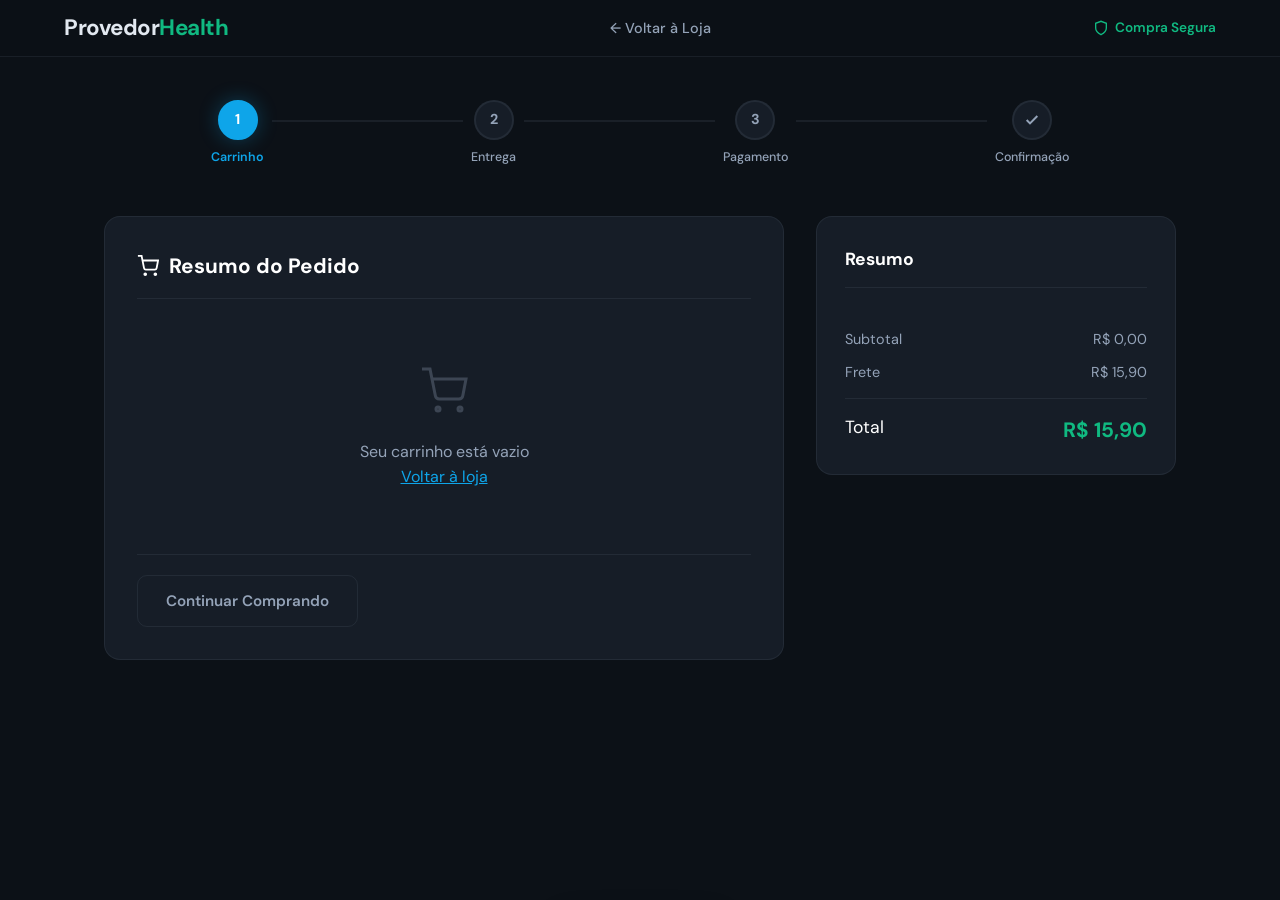
<file: Projeto2Front/checkout.html>
<!DOCTYPE html>
<html lang="pt-br">
<head>
    <meta charset="UTF-8">
    <meta name="viewport" content="width=device-width, initial-scale=1.0">
    <title>ProvedorHealth — Checkout</title>
    <link rel="preconnect" href="https://fonts.googleapis.com">
    <link href="https://fonts.googleapis.com/css2?family=DM+Sans:ital,opsz,wght@0,9..40,300;0,9..40,500;0,9..40,700&family=Playfair+Display:wght@600;700&display=swap" rel="stylesheet">
    <link rel="stylesheet" href="./src/css/estilo.css">
    <link rel="stylesheet" href="./src/css/checkout.css">
</head>
<body>

    <!-- HEADER -->
    <header id="header" class="scrolled">
        <a href="index.html" class="logo">Provedor<span>Health</span></a>
        <nav id="mainNav">
            <ul>
                <li><a href="index.html">← Voltar à Loja</a></li>
            </ul>
        </nav>
        <div class="header-actions">
            <div class="checkout-secure">
                <svg width="16" height="16" viewBox="0 0 24 24" fill="none" stroke="currentColor" stroke-width="2"><path d="M12 22s8-4 8-10V5l-8-3-8 3v7c0 6 8 10 8 10z"/></svg>
                Compra Segura
            </div>
        </div>
    </header>

    <main class="checkout-page">
        <!-- PROGRESS BAR -->
        <div class="checkout-progress">
            <div class="progress-step active" data-step="1">
                <div class="step-circle">1</div>
                <span>Carrinho</span>
            </div>
            <div class="progress-line"></div>
            <div class="progress-step" data-step="2">
                <div class="step-circle">2</div>
                <span>Entrega</span>
            </div>
            <div class="progress-line"></div>
            <div class="progress-step" data-step="3">
                <div class="step-circle">3</div>
                <span>Pagamento</span>
            </div>
            <div class="progress-line"></div>
            <div class="progress-step" data-step="4">
                <div class="step-circle">
                    <svg width="16" height="16" viewBox="0 0 24 24" fill="none" stroke="currentColor" stroke-width="3"><polyline points="20 6 9 17 4 12"/></svg>
                </div>
                <span>Confirmação</span>
            </div>
        </div>

        <div class="checkout-grid">
            <!-- COLUNA ESQUERDA - FORMULÁRIOS -->
            <div class="checkout-forms">

                <!-- ETAPA 1: RESUMO DO CARRINHO -->
                <section class="checkout-section" id="step1" data-step="1">
                    <h2>
                        <svg width="22" height="22" viewBox="0 0 24 24" fill="none" stroke="currentColor" stroke-width="2"><circle cx="9" cy="21" r="1"/><circle cx="20" cy="21" r="1"/><path d="M1 1h4l2.68 13.39a2 2 0 002 1.61h9.72a2 2 0 002-1.61L23 6H6"/></svg>
                        Resumo do Pedido
                    </h2>
                    <div class="cart-review" id="cartReview">
                        <!-- Preenchido via JS -->
                    </div>
                    <div class="step-actions">
                        <a href="index.html" class="btn-secondary">Continuar Comprando</a>
                        <button class="btn-next" id="toStep2">Próximo: Entrega</button>
                    </div>
                </section>

                <!-- ETAPA 2: ENDEREÇO DE ENTREGA -->
                <section class="checkout-section hidden" id="step2" data-step="2">
                    <h2>
                        <svg width="22" height="22" viewBox="0 0 24 24" fill="none" stroke="currentColor" stroke-width="2"><path d="M21 10c0 7-9 13-9 13s-9-6-9-13a9 9 0 0118 0z"/><circle cx="12" cy="10" r="3"/></svg>
                        Endereço de Entrega
                    </h2>
                    <form id="enderecoForm" class="checkout-form">
                        <div class="form-row">
                            <div class="form-group flex-2">
                                <label for="end-cep">CEP</label>
                                <div class="input-wrapper">
                                    <input type="text" id="end-cep" placeholder="00000-000" maxlength="9" required>
                                    <button type="button" class="btn-cep" id="buscarCep">Buscar</button>
                                </div>
                            </div>
                        </div>
                        <div class="form-row">
                            <div class="form-group flex-3">
                                <label for="end-rua">Rua</label>
                                <input type="text" id="end-rua" placeholder="Nome da rua" required>
                            </div>
                            <div class="form-group flex-1">
                                <label for="end-numero">Número</label>
                                <input type="text" id="end-numero" placeholder="Nº" required>
                            </div>
                        </div>
                        <div class="form-group">
                            <label for="end-complemento">Complemento <small>(opcional)</small></label>
                            <input type="text" id="end-complemento" placeholder="Apto, bloco, etc.">
                        </div>
                        <div class="form-row">
                            <div class="form-group flex-2">
                                <label for="end-bairro">Bairro</label>
                                <input type="text" id="end-bairro" placeholder="Bairro" required>
                            </div>
                            <div class="form-group flex-2">
                                <label for="end-cidade">Cidade</label>
                                <input type="text" id="end-cidade" placeholder="Cidade" required>
                            </div>
                            <div class="form-group flex-1">
                                <label for="end-uf">UF</label>
                                <select id="end-uf" required>
                                    <option value="">UF</option>
                                    <option>AC</option><option>AL</option><option>AP</option><option>AM</option>
                                    <option>BA</option><option>CE</option><option>DF</option><option>ES</option>
                                    <option>GO</option><option>MA</option><option>MT</option><option>MS</option>
                                    <option>MG</option><option>PA</option><option>PB</option><option>PR</option>
                                    <option>PE</option><option>PI</option><option>RJ</option><option>RN</option>
                                    <option>RS</option><option>RO</option><option>RR</option><option>SC</option>
                                    <option selected>SP</option><option>SE</option><option>TO</option>
                                </select>
                            </div>
                        </div>
                        <div class="shipping-options" id="shippingOptions">
                            <h3>Opções de Frete</h3>
                            <label class="shipping-option">
                                <input type="radio" name="frete" value="15.90" checked>
                                <div class="option-content">
                                    <div class="option-info">
                                        <strong>PAC — Econômico</strong>
                                        <span>8 a 12 dias úteis</span>
                                    </div>
                                    <span class="option-price">R$ 15,90</span>
                                </div>
                            </label>
                            <label class="shipping-option">
                                <input type="radio" name="frete" value="29.90">
                                <div class="option-content">
                                    <div class="option-info">
                                        <strong>SEDEX — Rápido</strong>
                                        <span>3 a 5 dias úteis</span>
                                    </div>
                                    <span class="option-price">R$ 29,90</span>
                                </div>
                            </label>
                            <label class="shipping-option">
                                <input type="radio" name="frete" value="0">
                                <div class="option-content">
                                    <div class="option-info">
                                        <strong>Retirada na Loja</strong>
                                        <span>Disponível em 2 dias</span>
                                    </div>
                                    <span class="option-price free">Grátis</span>
                                </div>
                            </label>
                        </div>
                        <div class="step-actions">
                            <button type="button" class="btn-secondary" id="backToStep1">Voltar</button>
                            <button type="submit" class="btn-next">Próximo: Pagamento</button>
                        </div>
                    </form>
                </section>

                <!-- ETAPA 3: PAGAMENTO -->
                <section class="checkout-section hidden" id="step3" data-step="3">
                    <h2>
                        <svg width="22" height="22" viewBox="0 0 24 24" fill="none" stroke="currentColor" stroke-width="2"><rect x="1" y="4" width="22" height="16" rx="2" ry="2"/><line x1="1" y1="10" x2="23" y2="10"/></svg>
                        Forma de Pagamento
                    </h2>

                    <!-- Abas de pagamento -->
                    <div class="payment-tabs">
                        <button class="pay-tab active" data-method="cartao">
                            <svg width="20" height="20" viewBox="0 0 24 24" fill="none" stroke="currentColor" stroke-width="2"><rect x="1" y="4" width="22" height="16" rx="2" ry="2"/><line x1="1" y1="10" x2="23" y2="10"/></svg>
                            Cartão
                        </button>
                        <button class="pay-tab" data-method="pix">
                            <svg width="20" height="20" viewBox="0 0 24 24" fill="none" stroke="currentColor" stroke-width="2"><polygon points="13 2 3 14 12 14 11 22 21 10 12 10 13 2"/></svg>
                            PIX
                        </button>
                        <button class="pay-tab" data-method="boleto">
                            <svg width="20" height="20" viewBox="0 0 24 24" fill="none" stroke="currentColor" stroke-width="2"><rect x="3" y="3" width="18" height="18" rx="2" ry="2"/><line x1="8" y1="7" x2="8" y2="17"/><line x1="12" y1="7" x2="12" y2="17"/><line x1="16" y1="7" x2="16" y2="17"/></svg>
                            Boleto
                        </button>
                    </div>

                    <!-- Formulário Cartão -->
                    <form class="payment-form" id="cartaoForm">
                        <div class="form-group">
                            <label for="card-nome">Nome no Cartão</label>
                            <input type="text" id="card-nome" placeholder="Como impresso no cartão" required>
                        </div>
                        <div class="form-group">
                            <label for="card-numero">Número do Cartão</label>
                            <div class="input-wrapper card-input">
                                <input type="text" id="card-numero" placeholder="0000 0000 0000 0000" maxlength="19" required>
                                <div class="card-brand" id="cardBrand"></div>
                            </div>
                        </div>
                        <div class="form-row">
                            <div class="form-group flex-2">
                                <label for="card-validade">Validade</label>
                                <input type="text" id="card-validade" placeholder="MM/AA" maxlength="5" required>
                            </div>
                            <div class="form-group flex-2">
                                <label for="card-cvv">CVV</label>
                                <input type="text" id="card-cvv" placeholder="123" maxlength="4" required>
                            </div>
                            <div class="form-group flex-2">
                                <label for="card-parcelas">Parcelas</label>
                                <select id="card-parcelas">
                                    <!-- Preenchido via JS -->
                                </select>
                            </div>
                        </div>
                        <div class="step-actions">
                            <button type="button" class="btn-secondary" id="backToStep2">Voltar</button>
                            <button type="submit" class="btn-finish">
                                <svg width="18" height="18" viewBox="0 0 24 24" fill="none" stroke="currentColor" stroke-width="2"><path d="M12 22s8-4 8-10V5l-8-3-8 3v7c0 6 8 10 8 10z"/></svg>
                                Finalizar Pedido
                            </button>
                        </div>
                    </form>

                    <!-- Info PIX -->
                    <div class="payment-form hidden" id="pixForm">
                        <div class="pix-info">
                            <div class="pix-icon">
                                <svg width="48" height="48" viewBox="0 0 24 24" fill="none" stroke="currentColor" stroke-width="1.5"><polygon points="13 2 3 14 12 14 11 22 21 10 12 10 13 2"/></svg>
                            </div>
                            <h3>Pagamento via PIX</h3>
                            <p>Ao finalizar, você receberá um QR Code e um código copia-e-cola para realizar o pagamento. O pedido será confirmado automaticamente.</p>
                            <div class="pix-discount">
                                <strong>5% de desconto</strong> no pagamento via PIX!
                            </div>
                        </div>
                        <div class="step-actions">
                            <button type="button" class="btn-secondary" id="backToStep2Pix">Voltar</button>
                            <button class="btn-finish" id="finalizarPix">
                                <svg width="18" height="18" viewBox="0 0 24 24" fill="none" stroke="currentColor" stroke-width="2"><path d="M12 22s8-4 8-10V5l-8-3-8 3v7c0 6 8 10 8 10z"/></svg>
                                Gerar PIX
                            </button>
                        </div>
                    </div>

                    <!-- Info Boleto -->
                    <div class="payment-form hidden" id="boletoForm">
                        <div class="pix-info">
                            <div class="pix-icon">
                                <svg width="48" height="48" viewBox="0 0 24 24" fill="none" stroke="currentColor" stroke-width="1.5"><rect x="3" y="3" width="18" height="18" rx="2" ry="2"/><line x1="8" y1="7" x2="8" y2="17"/><line x1="12" y1="7" x2="12" y2="17"/><line x1="16" y1="7" x2="16" y2="17"/></svg>
                            </div>
                            <h3>Pagamento via Boleto</h3>
                            <p>O boleto será gerado com vencimento em 3 dias úteis. O pedido será processado após a confirmação do pagamento pelo banco.</p>
                            <div class="boleto-warning">
                                Prazo de compensação: 1 a 3 dias úteis.
                            </div>
                        </div>
                        <div class="step-actions">
                            <button type="button" class="btn-secondary" id="backToStep2Boleto">Voltar</button>
                            <button class="btn-finish" id="finalizarBoleto">
                                <svg width="18" height="18" viewBox="0 0 24 24" fill="none" stroke="currentColor" stroke-width="2"><path d="M12 22s8-4 8-10V5l-8-3-8 3v7c0 6 8 10 8 10z"/></svg>
                                Gerar Boleto
                            </button>
                        </div>
                    </div>
                </section>

                <!-- ETAPA 4: CONFIRMAÇÃO -->
                <section class="checkout-section hidden" id="step4" data-step="4">
                    <div class="confirmation">
                        <div class="confirm-animation">
                            <svg class="confirm-check" viewBox="0 0 52 52">
                                <circle class="confirm-circle" cx="26" cy="26" r="25" fill="none"/>
                                <path class="confirm-path" fill="none" d="M14.1 27.2l7.1 7.2 16.7-16.8"/>
                            </svg>
                        </div>
                        <h2>Pedido Confirmado!</h2>
                        <p class="confirm-order-id" id="orderId">Pedido #PH-000000</p>
                        <p class="confirm-desc">Seu pedido foi registrado com sucesso. Você receberá um e-mail com os detalhes e o rastreamento.</p>
                        
                        <div class="order-summary-final" id="orderSummaryFinal">
                            <!-- Preenchido via JS -->
                        </div>

                        <div class="confirm-actions">
                            <a href="index.html" class="btn-next">Voltar à Loja</a>
                        </div>
                    </div>
                </section>
            </div>

            <!-- COLUNA DIREITA - RESUMO LATERAL -->
            <aside class="checkout-summary" id="checkoutSummary">
                <h3>Resumo</h3>
                <div class="summary-items" id="summaryItems">
                    <!-- Preenchido via JS -->
                </div>
                <div class="summary-line">
                    <span>Subtotal</span>
                    <span id="summarySubtotal">R$ 0,00</span>
                </div>
                <div class="summary-line">
                    <span>Frete</span>
                    <span id="summaryFrete">R$ 15,90</span>
                </div>
                <div class="summary-line discount hidden" id="summaryDiscountLine">
                    <span>Desconto PIX (5%)</span>
                    <span id="summaryDiscount">-R$ 0,00</span>
                </div>
                <div class="summary-divider"></div>
                <div class="summary-line total">
                    <span>Total</span>
                    <strong id="summaryTotal">R$ 0,00</strong>
                </div>
            </aside>
        </div>
    </main>

    <!-- OVERLAY DE PROCESSAMENTO -->
    <div class="processing-overlay hidden" id="processingOverlay">
        <div class="processing-content">
            <div class="processing-spinner"></div>
            <h3 id="processingTitle">Processando pagamento...</h3>
            <p id="processingMsg">Aguarde enquanto confirmamos seu pedido</p>
        </div>
    </div>

    <!-- TOAST -->
    <div class="toast" id="toast">
        <svg width="20" height="20" viewBox="0 0 24 24" fill="none" stroke="currentColor" stroke-width="2"><path d="M22 11.08V12a10 10 0 11-5.93-9.14"/><polyline points="22 4 12 14.01 9 11.01"/></svg>
        <span id="toastMsg">Mensagem</span>
    </div>

    <script src="./src/js/checkout.js"></script>
</body>
</html>
</file>
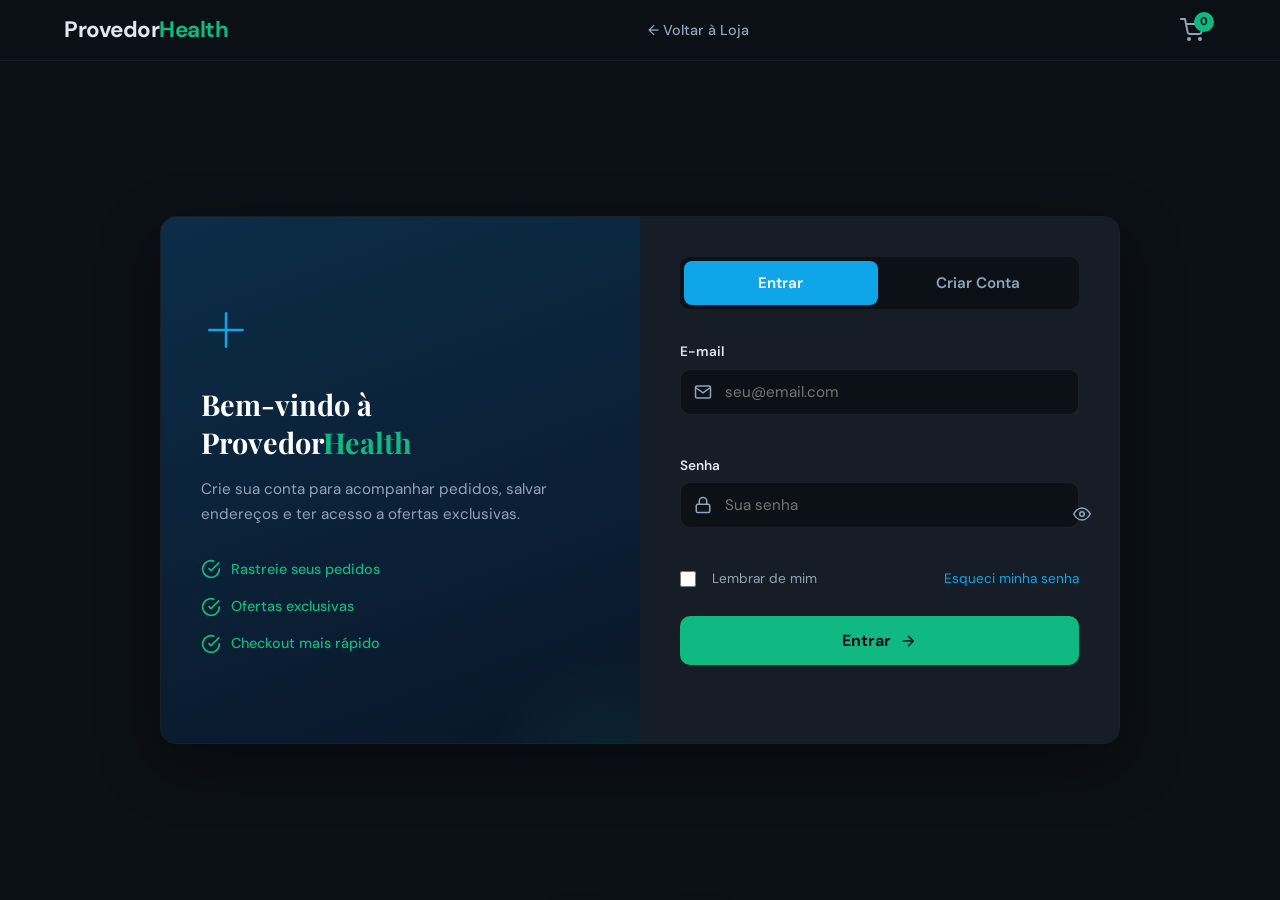
<file: Projeto2Front/login.html>
<!DOCTYPE html>
<html lang="pt-br">
<head>
    <meta charset="UTF-8">
    <meta name="viewport" content="width=device-width, initial-scale=1.0">
    <title>ProvedorHealth — Entrar</title>
    <link rel="preconnect" href="https://fonts.googleapis.com">
    <link href="https://fonts.googleapis.com/css2?family=DM+Sans:ital,opsz,wght@0,9..40,300;0,9..40,500;0,9..40,700&family=Playfair+Display:wght@600;700&display=swap" rel="stylesheet">
    <link rel="stylesheet" href="./src/css/estilo.css">
    <link rel="stylesheet" href="./src/css/auth.css">
</head>
<body>

    <!-- HEADER SIMPLES -->
    <header id="header" class="scrolled">
        <a href="index.html" class="logo">Provedor<span>Health</span></a>
        <nav id="mainNav">
            <ul>
                <li><a href="index.html">← Voltar à Loja</a></li>
            </ul>
        </nav>
        <div class="header-actions">
            <div class="carrinho" id="carrinhoBtn" onclick="window.location.href='index.html'">
                <svg width="24" height="24" viewBox="0 0 24 24" fill="none" stroke="currentColor" stroke-width="2" stroke-linecap="round" stroke-linejoin="round">
                    <circle cx="9" cy="21" r="1"/><circle cx="20" cy="21" r="1"/>
                    <path d="M1 1h4l2.68 13.39a2 2 0 0 0 2 1.61h9.72a2 2 0 0 0 2-1.61L23 6H6"/>
                </svg>
                <span id="carrinho-contador">0</span>
            </div>
        </div>
    </header>

    <!-- CONTEÚDO PRINCIPAL -->
    <main class="auth-page">
        <div class="auth-container">
            <!-- Lado esquerdo - Decorativo -->
            <div class="auth-banner">
                <div class="auth-banner-content">
                    <svg class="auth-banner-icon" viewBox="0 0 120 120" fill="none">
                        <path d="M60 20 L60 100 M20 60 L100 60" stroke="currentColor" stroke-width="6" stroke-linecap="round"/>
                    </svg>
                    <h2>Bem-vindo à<br>Provedor<span>Health</span></h2>
                    <p>Crie sua conta para acompanhar pedidos, salvar endereços e ter acesso a ofertas exclusivas.</p>
                    <div class="auth-banner-features">
                        <div class="feature-item">
                            <svg width="20" height="20" viewBox="0 0 24 24" fill="none" stroke="currentColor" stroke-width="2"><path d="M22 11.08V12a10 10 0 11-5.93-9.14"/><polyline points="22 4 12 14.01 9 11.01"/></svg>
                            Rastreie seus pedidos
                        </div>
                        <div class="feature-item">
                            <svg width="20" height="20" viewBox="0 0 24 24" fill="none" stroke="currentColor" stroke-width="2"><path d="M22 11.08V12a10 10 0 11-5.93-9.14"/><polyline points="22 4 12 14.01 9 11.01"/></svg>
                            Ofertas exclusivas
                        </div>
                        <div class="feature-item">
                            <svg width="20" height="20" viewBox="0 0 24 24" fill="none" stroke="currentColor" stroke-width="2"><path d="M22 11.08V12a10 10 0 11-5.93-9.14"/><polyline points="22 4 12 14.01 9 11.01"/></svg>
                            Checkout mais rápido
                        </div>
                    </div>
                </div>
            </div>

            <!-- Lado direito - Formulário -->
            <div class="auth-form-side">
                <!-- Abas Login / Cadastro -->
                <div class="auth-tabs">
                    <button class="auth-tab active" data-tab="login">Entrar</button>
                    <button class="auth-tab" data-tab="cadastro">Criar Conta</button>
                </div>

                <!-- FORMULÁRIO DE LOGIN -->
                <form class="auth-form" id="loginForm">
                    <div class="form-group">
                        <label for="login-email">E-mail</label>
                        <div class="input-wrapper">
                            <svg width="18" height="18" viewBox="0 0 24 24" fill="none" stroke="currentColor" stroke-width="2"><path d="M4 4h16c1.1 0 2 .9 2 2v12c0 1.1-.9 2-2 2H4c-1.1 0-2-.9-2-2V6c0-1.1.9-2 2-2z"/><polyline points="22,6 12,13 2,6"/></svg>
                            <input type="email" id="login-email" placeholder="seu@email.com" required>
                        </div>
                        <span class="field-error" id="login-email-error"></span>
                    </div>

                    <div class="form-group">
                        <label for="login-senha">Senha</label>
                        <div class="input-wrapper">
                            <svg width="18" height="18" viewBox="0 0 24 24" fill="none" stroke="currentColor" stroke-width="2"><rect x="3" y="11" width="18" height="11" rx="2" ry="2"/><path d="M7 11V7a5 5 0 0110 0v4"/></svg>
                            <input type="password" id="login-senha" placeholder="Sua senha" required>
                            <button type="button" class="toggle-pass" data-target="login-senha">
                                <svg width="18" height="18" viewBox="0 0 24 24" fill="none" stroke="currentColor" stroke-width="2"><path d="M1 12s4-8 11-8 11 8 11 8-4 8-11 8-11-8-11-8z"/><circle cx="12" cy="12" r="3"/></svg>
                            </button>
                        </div>
                        <span class="field-error" id="login-senha-error"></span>
                    </div>

                    <div class="form-options">
                        <label class="checkbox-label">
                            <input type="checkbox" id="lembrar">
                            <span class="checkmark"></span>
                            Lembrar de mim
                        </label>
                        <a href="#" class="forgot-link">Esqueci minha senha</a>
                    </div>

                    <button type="submit" class="btn-auth">
                        <span>Entrar</span>
                        <svg width="18" height="18" viewBox="0 0 24 24" fill="none" stroke="currentColor" stroke-width="2"><line x1="5" y1="12" x2="19" y2="12"/><polyline points="12 5 19 12 12 19"/></svg>
                    </button>

                    <div class="auth-message" id="loginMessage"></div>
                </form>

                <!-- FORMULÁRIO DE CADASTRO -->
                <form class="auth-form hidden" id="cadastroForm">
                    <div class="form-row">
                        <div class="form-group">
                            <label for="cad-nome">Nome</label>
                            <div class="input-wrapper">
                                <svg width="18" height="18" viewBox="0 0 24 24" fill="none" stroke="currentColor" stroke-width="2"><path d="M20 21v-2a4 4 0 00-4-4H8a4 4 0 00-4 4v2"/><circle cx="12" cy="7" r="4"/></svg>
                                <input type="text" id="cad-nome" placeholder="Seu nome" required>
                            </div>
                            <span class="field-error" id="cad-nome-error"></span>
                        </div>
                        <div class="form-group">
                            <label for="cad-sobrenome">Sobrenome</label>
                            <div class="input-wrapper">
                                <svg width="18" height="18" viewBox="0 0 24 24" fill="none" stroke="currentColor" stroke-width="2"><path d="M20 21v-2a4 4 0 00-4-4H8a4 4 0 00-4 4v2"/><circle cx="12" cy="7" r="4"/></svg>
                                <input type="text" id="cad-sobrenome" placeholder="Sobrenome" required>
                            </div>
                            <span class="field-error" id="cad-sobrenome-error"></span>
                        </div>
                    </div>

                    <div class="form-group">
                        <label for="cad-cpf">CPF</label>
                        <div class="input-wrapper">
                            <svg width="18" height="18" viewBox="0 0 24 24" fill="none" stroke="currentColor" stroke-width="2"><rect x="2" y="5" width="20" height="14" rx="2"/><line x1="2" y1="10" x2="22" y2="10"/></svg>
                            <input type="text" id="cad-cpf" placeholder="000.000.000-00" maxlength="14" required>
                        </div>
                        <span class="field-error" id="cad-cpf-error"></span>
                    </div>

                    <div class="form-group">
                        <label for="cad-email">E-mail</label>
                        <div class="input-wrapper">
                            <svg width="18" height="18" viewBox="0 0 24 24" fill="none" stroke="currentColor" stroke-width="2"><path d="M4 4h16c1.1 0 2 .9 2 2v12c0 1.1-.9 2-2 2H4c-1.1 0-2-.9-2-2V6c0-1.1.9-2 2-2z"/><polyline points="22,6 12,13 2,6"/></svg>
                            <input type="email" id="cad-email" placeholder="seu@email.com" required>
                        </div>
                        <span class="field-error" id="cad-email-error"></span>
                    </div>

                    <div class="form-group">
                        <label for="cad-telefone">Telefone</label>
                        <div class="input-wrapper">
                            <svg width="18" height="18" viewBox="0 0 24 24" fill="none" stroke="currentColor" stroke-width="2"><path d="M22 16.92v3a2 2 0 01-2.18 2 19.79 19.79 0 01-8.63-3.07 19.5 19.5 0 01-6-6 19.79 19.79 0 01-3.07-8.67A2 2 0 014.11 2h3a2 2 0 012 1.72 12.84 12.84 0 00.7 2.81 2 2 0 01-.45 2.11L8.09 9.91a16 16 0 006 6l1.27-1.27a2 2 0 012.11-.45 12.84 12.84 0 002.81.7A2 2 0 0122 16.92z"/></svg>
                            <input type="text" id="cad-telefone" placeholder="(11) 99999-0000" maxlength="15" required>
                        </div>
                        <span class="field-error" id="cad-telefone-error"></span>
                    </div>

                    <div class="form-group">
                        <label for="cad-senha">Senha</label>
                        <div class="input-wrapper">
                            <svg width="18" height="18" viewBox="0 0 24 24" fill="none" stroke="currentColor" stroke-width="2"><rect x="3" y="11" width="18" height="11" rx="2" ry="2"/><path d="M7 11V7a5 5 0 0110 0v4"/></svg>
                            <input type="password" id="cad-senha" placeholder="Mínimo 6 caracteres" required>
                            <button type="button" class="toggle-pass" data-target="cad-senha">
                                <svg width="18" height="18" viewBox="0 0 24 24" fill="none" stroke="currentColor" stroke-width="2"><path d="M1 12s4-8 11-8 11 8 11 8-4 8-11 8-11-8-11-8z"/><circle cx="12" cy="12" r="3"/></svg>
                            </button>
                        </div>
                        <!-- Indicador de força da senha -->
                        <div class="password-strength">
                            <div class="strength-bars">
                                <div class="bar"></div><div class="bar"></div><div class="bar"></div><div class="bar"></div>
                            </div>
                            <span class="strength-text" id="strengthText"></span>
                        </div>
                        <span class="field-error" id="cad-senha-error"></span>
                    </div>

                    <div class="form-group">
                        <label for="cad-confirma">Confirmar Senha</label>
                        <div class="input-wrapper">
                            <svg width="18" height="18" viewBox="0 0 24 24" fill="none" stroke="currentColor" stroke-width="2"><rect x="3" y="11" width="18" height="11" rx="2" ry="2"/><path d="M7 11V7a5 5 0 0110 0v4"/></svg>
                            <input type="password" id="cad-confirma" placeholder="Repita a senha" required>
                        </div>
                        <span class="field-error" id="cad-confirma-error"></span>
                    </div>

                    <button type="submit" class="btn-auth">
                        <span>Criar Conta</span>
                        <svg width="18" height="18" viewBox="0 0 24 24" fill="none" stroke="currentColor" stroke-width="2"><line x1="5" y1="12" x2="19" y2="12"/><polyline points="12 5 19 12 12 19"/></svg>
                    </button>

                    <div class="auth-message" id="cadastroMessage"></div>
                </form>
            </div>
        </div>
    </main>

    <!-- TOAST -->
    <div class="toast" id="toast">
        <svg width="20" height="20" viewBox="0 0 24 24" fill="none" stroke="currentColor" stroke-width="2"><path d="M22 11.08V12a10 10 0 11-5.93-9.14"/><polyline points="22 4 12 14.01 9 11.01"/></svg>
        <span id="toastMsg">Mensagem</span>
    </div>

    <script src="./src/js/auth.js"></script>
</body>
</html>
</file>
<file: Projeto2Front/src/css/estilo.css>
/* ========================================
   ProvedorHealth — CSS Principal
   Tema: Medical Clean / Dark Professional
   ======================================== */

/* === VARIÁVEIS === */
:root {
    --color-primary: #0ea5e9;
    --color-primary-dark: #0284c7;
    --color-accent: #10b981;
    --color-accent-glow: rgba(16, 185, 129, 0.25);
    --color-danger: #ef4444;
    --bg-dark: #0c1117;
    --bg-card: #161d27;
    --bg-card-hover: #1c2533;
    --bg-surface: #111821;
    --text-color: #e2e8f0;
    --text-muted: #94a3b8;
    --border-color: rgba(148, 163, 184, 0.1);
    --radius: 16px;
    --radius-sm: 10px;
    --shadow-card: 0 4px 24px rgba(0, 0, 0, 0.3);
    --shadow-glow: 0 0 30px rgba(14, 165, 233, 0.15);
    --font-display: 'Playfair Display', Georgia, serif;
    --font-body: 'DM Sans', -apple-system, sans-serif;
    --transition: 0.3s cubic-bezier(0.4, 0, 0.2, 1);
}

/* === RESET === */
*, *::before, *::after {
    margin: 0;
    padding: 0;
    box-sizing: border-box;
}

html {
    scroll-behavior: smooth;
    scroll-padding-top: 80px;
}

body {
    background: var(--bg-dark);
    color: var(--text-color);
    font-family: var(--font-body);
    line-height: 1.6;
    overflow-x: hidden;
}

/* === HEADER === */
header {
    position: fixed;
    top: 0;
    left: 0;
    right: 0;
    z-index: 100;
    display: flex;
    justify-content: space-between;
    align-items: center;
    padding: 16px 5%;
    background: rgba(12, 17, 23, 0.85);
    backdrop-filter: blur(16px);
    -webkit-backdrop-filter: blur(16px);
    border-bottom: 1px solid var(--border-color);
    transition: var(--transition);
}

header.scrolled {
    padding: 10px 5%;
    background: rgba(12, 17, 23, 0.95);
}

.logo {
    font-family: var(--font-body);
    font-weight: 700;
    font-size: 1.4rem;
    letter-spacing: -0.5px;
    text-decoration: none;
    color: var(--text-color);
}

.logo span {
    color: var(--color-accent);
}

/* Mobile Menu Toggle */
.menu-toggle {
    display: none;
    flex-direction: column;
    gap: 5px;
    background: none;
    border: none;
    cursor: pointer;
    padding: 4px;
    z-index: 110;
}

.menu-toggle span {
    display: block;
    width: 24px;
    height: 2px;
    background: var(--text-color);
    border-radius: 2px;
    transition: var(--transition);
}

.menu-toggle.active span:nth-child(1) { transform: rotate(45deg) translate(5px, 5px); }
.menu-toggle.active span:nth-child(2) { opacity: 0; }
.menu-toggle.active span:nth-child(3) { transform: rotate(-45deg) translate(5px, -5px); }

nav ul {
    display: flex;
    list-style: none;
    gap: 8px;
}

nav ul li a {
    color: var(--text-muted);
    text-decoration: none;
    font-size: 0.9rem;
    font-weight: 500;
    padding: 8px 16px;
    border-radius: 8px;
    transition: var(--transition);
}

nav ul li a:hover,
nav ul li a.active {
    color: var(--text-color);
    background: rgba(255, 255, 255, 0.06);
}

/* === HEADER ACTIONS (User + Cart) === */
.header-actions {
    display: flex;
    align-items: center;
    gap: 8px;
}

/* User Button & Dropdown */
.user-btn {
    position: relative;
    display: flex;
    align-items: center;
    gap: 8px;
    padding: 8px 14px;
    border-radius: 10px;
    cursor: pointer;
    color: var(--text-muted);
    transition: var(--transition);
    user-select: none;
}

.user-btn:hover {
    background: rgba(255, 255, 255, 0.06);
    color: var(--text-color);
}

.user-name {
    font-size: 0.85rem;
    font-weight: 500;
    white-space: nowrap;
}

.user-dropdown {
    position: absolute;
    top: calc(100% + 8px);
    right: 0;
    min-width: 220px;
    background: var(--bg-card);
    border: 1px solid var(--border-color);
    border-radius: var(--radius-sm);
    box-shadow: 0 12px 40px rgba(0, 0, 0, 0.4);
    opacity: 0;
    visibility: hidden;
    transform: translateY(-8px);
    transition: var(--transition);
    z-index: 200;
    overflow: hidden;
}

.user-dropdown.open {
    opacity: 1;
    visibility: visible;
    transform: translateY(0);
}

.user-dropdown-header {
    padding: 14px 16px;
    border-bottom: 1px solid var(--border-color);
}

.user-dropdown-header p {
    font-size: 0.8rem;
    color: var(--text-muted);
}

.user-dropdown-header strong {
    display: block;
    color: #fff;
    font-size: 0.95rem;
    margin-bottom: 2px;
}

.user-dropdown-header small {
    color: var(--text-muted);
    font-size: 0.8rem;
}

.dropdown-link {
    display: flex;
    align-items: center;
    gap: 10px;
    padding: 12px 16px;
    color: var(--text-color);
    text-decoration: none;
    font-size: 0.9rem;
    transition: var(--transition);
}

.dropdown-link:hover {
    background: rgba(255, 255, 255, 0.04);
    color: var(--color-primary);
}

.dropdown-link.logout {
    border-top: 1px solid var(--border-color);
    color: var(--color-danger);
}

.dropdown-link.logout:hover {
    background: rgba(239, 68, 68, 0.08);
}

/* Carrinho */
.carrinho {
    position: relative;
    cursor: pointer;
    display: flex;
    align-items: center;
    gap: 6px;
    padding: 8px 12px;
    border-radius: 10px;
    transition: var(--transition);
    color: var(--text-muted);
}

.carrinho:hover {
    background: rgba(255, 255, 255, 0.06);
    color: var(--text-color);
}

#carrinho-contador {
    background: var(--color-accent);
    color: var(--bg-dark);
    font-size: 0.7rem;
    font-weight: 700;
    min-width: 20px;
    height: 20px;
    display: flex;
    align-items: center;
    justify-content: center;
    border-radius: 50%;
    position: absolute;
    top: 2px;
    right: 2px;
    transition: var(--transition);
}

#carrinho-contador.bump { animation: bump 0.3s ease; }

@keyframes bump {
    0%, 100% { transform: scale(1); }
    50% { transform: scale(1.4); }
}

/* === HERO === */
.hero {
    min-height: 100vh;
    display: flex;
    align-items: center;
    justify-content: space-between;
    padding: 120px 8% 80px;
    gap: 60px;
    position: relative;
    overflow: hidden;
}

.hero::before {
    content: '';
    position: absolute;
    top: -50%;
    right: -20%;
    width: 700px;
    height: 700px;
    background: radial-gradient(circle, rgba(14, 165, 233, 0.08) 0%, transparent 70%);
    border-radius: 50%;
    pointer-events: none;
}

.hero-content {
    max-width: 560px;
    animation: fadeUp 0.8s ease both;
}

.hero-tag {
    display: inline-block;
    color: var(--color-accent);
    font-size: 0.85rem;
    font-weight: 700;
    text-transform: uppercase;
    letter-spacing: 2px;
    margin-bottom: 20px;
    padding: 6px 14px;
    background: rgba(16, 185, 129, 0.1);
    border: 1px solid rgba(16, 185, 129, 0.2);
    border-radius: 6px;
}

.hero h2 {
    font-family: var(--font-display);
    font-size: clamp(2.4rem, 5vw, 3.6rem);
    line-height: 1.15;
    margin-bottom: 24px;
    color: #fff;
}

.hero h2 em { font-style: italic; color: var(--color-primary); }

.hero-desc {
    color: var(--text-muted);
    font-size: 1.1rem;
    line-height: 1.7;
    margin-bottom: 36px;
    max-width: 460px;
}

.btn-hero {
    display: inline-flex;
    align-items: center;
    gap: 8px;
    background: var(--color-accent);
    color: var(--bg-dark);
    font-weight: 700;
    font-size: 0.95rem;
    text-decoration: none;
    padding: 14px 32px;
    border-radius: var(--radius-sm);
    transition: var(--transition);
    box-shadow: 0 4px 20px var(--color-accent-glow);
}

.btn-hero:hover {
    transform: translateY(-2px);
    box-shadow: 0 8px 30px var(--color-accent-glow);
}

.hero-visual {
    position: relative;
    display: flex;
    align-items: center;
    justify-content: center;
    animation: fadeUp 0.8s ease 0.2s both;
}

.hero-pulse {
    width: 180px;
    height: 180px;
    border-radius: 50%;
    border: 2px solid rgba(14, 165, 233, 0.2);
    animation: pulse 3s ease-in-out infinite;
}

.hero-icon { position: absolute; width: 60px; height: 60px; color: var(--color-primary); }

@keyframes pulse {
    0%, 100% { transform: scale(1); opacity: 0.5; }
    50% { transform: scale(1.15); opacity: 1; }
}

@keyframes fadeUp {
    from { opacity: 0; transform: translateY(30px); }
    to { opacity: 1; transform: translateY(0); }
}

/* === SECTION HEADER === */
.section-header { text-align: center; margin-bottom: 48px; }

.section-header h2 {
    font-family: var(--font-display);
    font-size: clamp(1.8rem, 3vw, 2.4rem);
    color: #fff;
    margin-bottom: 12px;
}

.section-header p { color: var(--text-muted); font-size: 1rem; }

/* === PRODUTOS === */
#produtos { padding: 80px 6%; }

.card {
    display: grid;
    grid-template-columns: repeat(auto-fill, minmax(260px, 1fr));
    gap: 24px;
}

.produto-card {
    background: var(--bg-card);
    border-radius: var(--radius);
    overflow: hidden;
    border: 1px solid var(--border-color);
    transition: var(--transition);
    animation: fadeUp 0.6s ease both;
    animation-delay: calc(var(--delay, 0) * 0.1s);
}

.produto-card:hover {
    transform: translateY(-6px);
    border-color: rgba(14, 165, 233, 0.3);
    box-shadow: var(--shadow-glow);
    background: var(--bg-card-hover);
}

.img-wrapper {
    position: relative;
    overflow: hidden;
    aspect-ratio: 4/3;
    background: #1a222e;
}

.img-wrapper img {
    width: 100%;
    height: 100%;
    object-fit: cover;
    transition: transform 0.5s ease;
}

.produto-card:hover .img-wrapper img { transform: scale(1.05); }

.badge {
    position: absolute;
    top: 12px;
    left: 12px;
    background: var(--color-primary);
    color: #fff;
    font-size: 0.7rem;
    font-weight: 700;
    text-transform: uppercase;
    letter-spacing: 0.5px;
    padding: 4px 10px;
    border-radius: 6px;
}

.badge.novo { background: var(--color-accent); color: var(--bg-dark); }

.card-content { padding: 20px; }
.card-content h3 { font-size: 1.1rem; font-weight: 700; color: #fff; margin-bottom: 8px; }
.card-content .desc { color: var(--text-muted); font-size: 0.85rem; line-height: 1.5; margin-bottom: 16px; }

.preco { font-size: 1.5rem; font-weight: 700; color: var(--color-accent); margin-bottom: 16px; }
.preco small { font-size: 0.9rem; }

.btn-comprar {
    display: inline-flex;
    align-items: center;
    gap: 8px;
    background: transparent;
    color: var(--color-primary);
    border: 2px solid var(--color-primary);
    padding: 10px 24px;
    border-radius: var(--radius-sm);
    cursor: pointer;
    font-family: var(--font-body);
    font-size: 0.9rem;
    font-weight: 600;
    transition: var(--transition);
    width: 100%;
    justify-content: center;
}

.btn-comprar:hover { background: var(--color-primary); color: #fff; transform: scale(1.02); }
.btn-comprar:active { transform: scale(0.98); }

/* === BENEFÍCIOS === */
.beneficios {
    display: grid;
    grid-template-columns: repeat(auto-fit, minmax(220px, 1fr));
    gap: 24px;
    padding: 60px 6%;
    background: var(--bg-surface);
    border-top: 1px solid var(--border-color);
    border-bottom: 1px solid var(--border-color);
}

.beneficio { text-align: center; padding: 32px 20px; }

.beneficio-icon {
    display: inline-flex;
    align-items: center;
    justify-content: center;
    width: 56px;
    height: 56px;
    border-radius: 14px;
    background: rgba(14, 165, 233, 0.1);
    color: var(--color-primary);
    margin-bottom: 16px;
}

.beneficio h3 { font-size: 1rem; font-weight: 700; color: #fff; margin-bottom: 6px; }
.beneficio p { color: var(--text-muted); font-size: 0.85rem; }

/* === CONTATO / NEWSLETTER === */
.contato { text-align: center; padding: 80px 6%; }

.contato h2 {
    font-family: var(--font-display);
    font-size: clamp(1.6rem, 3vw, 2.2rem);
    color: #fff;
    margin-bottom: 12px;
}

.contato > p { color: var(--text-muted); margin-bottom: 32px; }

.newsletter-form { display: flex; gap: 12px; max-width: 480px; margin: 0 auto; }

.newsletter-form input {
    flex: 1;
    padding: 14px 20px;
    border-radius: var(--radius-sm);
    border: 1px solid var(--border-color);
    background: var(--bg-card);
    color: var(--text-color);
    font-family: var(--font-body);
    font-size: 0.95rem;
    outline: none;
    transition: var(--transition);
}

.newsletter-form input:focus {
    border-color: var(--color-primary);
    box-shadow: 0 0 0 3px rgba(14, 165, 233, 0.15);
}

.newsletter-form button {
    padding: 14px 28px;
    background: var(--color-accent);
    color: var(--bg-dark);
    font-family: var(--font-body);
    font-weight: 700;
    font-size: 0.9rem;
    border: none;
    border-radius: var(--radius-sm);
    cursor: pointer;
    transition: var(--transition);
    white-space: nowrap;
}

.newsletter-form button:hover {
    transform: translateY(-2px);
    box-shadow: 0 4px 16px var(--color-accent-glow);
}

/* === CARRINHO SIDEBAR === */
.cart-overlay {
    position: fixed; inset: 0; background: rgba(0,0,0,0.6);
    z-index: 200; opacity: 0; visibility: hidden; transition: var(--transition);
}
.cart-overlay.open { opacity: 1; visibility: visible; }

.cart-sidebar {
    position: fixed; top: 0; right: -400px; width: 380px; max-width: 90vw;
    height: 100vh; background: var(--bg-surface); z-index: 210;
    display: flex; flex-direction: column;
    transition: right 0.4s cubic-bezier(0.4, 0, 0.2, 1);
    border-left: 1px solid var(--border-color);
}
.cart-sidebar.open { right: 0; }

.cart-header {
    display: flex; justify-content: space-between; align-items: center;
    padding: 24px; border-bottom: 1px solid var(--border-color);
}
.cart-header h3 { font-size: 1.2rem; color: #fff; }

.cart-close {
    background: none; border: none; color: var(--text-muted);
    font-size: 2rem; cursor: pointer; line-height: 1; transition: var(--transition);
}
.cart-close:hover { color: #fff; }

.cart-items { flex: 1; overflow-y: auto; padding: 20px; }
.cart-empty { text-align: center; color: var(--text-muted); padding: 40px 0; }

.cart-item {
    display: flex; justify-content: space-between; align-items: center;
    padding: 14px 0; border-bottom: 1px solid var(--border-color);
    animation: fadeUp 0.3s ease;
}

.cart-item-info h4 { font-size: 0.95rem; color: #fff; margin-bottom: 4px; }
.cart-item-info p { color: var(--color-accent); font-weight: 600; font-size: 0.9rem; }

.cart-item-actions { display: flex; align-items: center; gap: 10px; }

.cart-item-actions button {
    width: 30px; height: 30px; border-radius: 8px;
    border: 1px solid var(--border-color); background: var(--bg-card);
    color: var(--text-color); cursor: pointer; font-size: 1rem;
    display: flex; align-items: center; justify-content: center;
    transition: var(--transition);
}

.cart-item-actions button:hover { border-color: var(--color-primary); color: var(--color-primary); }
.cart-item-actions span { min-width: 20px; text-align: center; font-weight: 600; }

.cart-footer { padding: 20px 24px; border-top: 1px solid var(--border-color); }

.cart-total {
    display: flex; justify-content: space-between; align-items: center;
    margin-bottom: 16px; font-size: 1.1rem;
}
.cart-total strong { color: var(--color-accent); font-size: 1.3rem; }

.btn-checkout {
    width: 100%; padding: 14px; background: var(--color-accent);
    color: var(--bg-dark); font-family: var(--font-body);
    font-weight: 700; font-size: 1rem; border: none;
    border-radius: var(--radius-sm); cursor: pointer; transition: var(--transition);
}

.btn-checkout:hover {
    box-shadow: 0 4px 20px var(--color-accent-glow);
    transform: translateY(-1px);
}

/* === TOAST === */
.toast {
    position: fixed; bottom: 30px; left: 50%;
    transform: translateX(-50%) translateY(100px);
    display: flex; align-items: center; gap: 10px;
    background: var(--bg-card); color: var(--color-accent);
    padding: 14px 24px; border-radius: var(--radius-sm);
    border: 1px solid rgba(16, 185, 129, 0.3);
    box-shadow: 0 8px 32px rgba(0,0,0,0.4);
    z-index: 300;
    transition: transform 0.4s cubic-bezier(0.4, 0, 0.2, 1);
    font-weight: 600; font-size: 0.9rem;
}
.toast.show { transform: translateX(-50%) translateY(0); }

/* === FOOTER === */
footer {
    background: var(--bg-surface);
    border-top: 1px solid var(--border-color);
    padding: 60px 6% 0;
}

.footer-grid {
    display: grid;
    grid-template-columns: 2fr 1fr 1fr;
    gap: 40px;
    padding-bottom: 40px;
}

.footer-logo { font-family: var(--font-body); font-size: 1.3rem; margin-bottom: 12px; }
.footer-logo span { color: var(--color-accent); }

.footer-col p { color: var(--text-muted); font-size: 0.9rem; line-height: 1.7; }

.footer-col h4 {
    font-size: 0.9rem; text-transform: uppercase; letter-spacing: 1px;
    color: var(--text-color); margin-bottom: 16px;
}

.footer-col ul { list-style: none; }
.footer-col ul li { margin-bottom: 10px; color: var(--text-muted); font-size: 0.9rem; }
.footer-col ul li a { color: var(--text-muted); text-decoration: none; transition: var(--transition); }
.footer-col ul li a:hover { color: var(--color-primary); }

.footer-bottom { border-top: 1px solid var(--border-color); padding: 20px 0; text-align: center; }
.footer-bottom p { color: var(--text-muted); font-size: 0.8rem; }

/* === SCROLL TO TOP === */
.scroll-top {
    position: fixed; bottom: 30px; right: 30px;
    width: 44px; height: 44px; border-radius: 12px;
    background: var(--bg-card); border: 1px solid var(--border-color);
    color: var(--text-color); cursor: pointer;
    display: flex; align-items: center; justify-content: center;
    opacity: 0; visibility: hidden; transform: translateY(10px);
    transition: var(--transition); z-index: 50;
}
.scroll-top.visible { opacity: 1; visibility: visible; transform: translateY(0); }
.scroll-top:hover { background: var(--color-primary); border-color: var(--color-primary); }

/* === UTILITÁRIOS === */
.hidden { display: none !important; }

/* Checkout secure badge no header */
.checkout-secure {
    display: flex; align-items: center; gap: 6px;
    color: var(--color-accent); font-size: 0.85rem; font-weight: 600;
}

/* === RESPONSIVO === */
@media (max-width: 768px) {
    .menu-toggle { display: flex; }
    nav {
        position: fixed; top: 0; left: 0; right: 0; bottom: 0;
        background: rgba(12, 17, 23, 0.98);
        display: flex; align-items: center; justify-content: center;
        opacity: 0; visibility: hidden; transition: var(--transition); z-index: 105;
    }
    nav.open { opacity: 1; visibility: visible; }
    nav ul { flex-direction: column; align-items: center; gap: 16px; }
    nav ul li a { font-size: 1.3rem; padding: 12px 32px; }
    .hero { flex-direction: column; text-align: center; padding: 120px 6% 60px; min-height: auto; }
    .hero-content { max-width: 100%; }
    .hero-desc { max-width: 100%; }
    .hero-visual { margin-top: 20px; }
    .hero-pulse { width: 120px; height: 120px; }
    #produtos { padding: 60px 4%; }
    .card { grid-template-columns: repeat(auto-fill, minmax(240px, 1fr)); gap: 16px; }
    .footer-grid { grid-template-columns: 1fr; gap: 30px; }
    .newsletter-form { flex-direction: column; }
    .newsletter-form button { width: 100%; }
    .user-name { display: none; }
}

@media (max-width: 480px) {
    .card { grid-template-columns: 1fr; }
    .hero h2 { font-size: 2rem; }
}
</file>
<file: Projeto2Front/src/css/checkout.css>
/* ========================================
   ProvedorHealth — Checkout CSS
   ======================================== */

.checkout-page {
    padding: 100px 5% 60px;
    max-width: 1200px;
    margin: 0 auto;
}

/* === PROGRESS BAR === */
.checkout-progress {
    display: flex;
    align-items: center;
    justify-content: center;
    gap: 0;
    margin-bottom: 48px;
    padding: 0 10%;
}

.progress-step {
    display: flex;
    flex-direction: column;
    align-items: center;
    gap: 8px;
    flex-shrink: 0;
}

.step-circle {
    width: 40px;
    height: 40px;
    border-radius: 50%;
    background: var(--bg-card);
    border: 2px solid var(--border-color);
    display: flex;
    align-items: center;
    justify-content: center;
    font-weight: 700;
    font-size: 0.9rem;
    color: var(--text-muted);
    transition: var(--transition);
}

.progress-step.active .step-circle {
    background: var(--color-primary);
    border-color: var(--color-primary);
    color: #fff;
    box-shadow: 0 0 20px rgba(14, 165, 233, 0.3);
}

.progress-step.done .step-circle {
    background: var(--color-accent);
    border-color: var(--color-accent);
    color: #fff;
}

.progress-step span {
    font-size: 0.78rem;
    color: var(--text-muted);
    font-weight: 500;
    white-space: nowrap;
}

.progress-step.active span { color: var(--color-primary); font-weight: 600; }
.progress-step.done span { color: var(--color-accent); }

.progress-line {
    flex: 1;
    height: 2px;
    background: var(--border-color);
    margin: 0 8px;
    margin-bottom: 26px;
    transition: var(--transition);
}

.progress-line.done {
    background: var(--color-accent);
}

/* === CHECKOUT GRID === */
.checkout-grid {
    display: grid;
    grid-template-columns: 1fr 360px;
    gap: 32px;
    align-items: start;
}

/* === FORMULÁRIO SECTIONS === */
.checkout-section {
    background: var(--bg-card);
    border: 1px solid var(--border-color);
    border-radius: var(--radius);
    padding: 32px;
    animation: fadeUp 0.5s ease both;
}

.checkout-section h2 {
    display: flex;
    align-items: center;
    gap: 10px;
    font-size: 1.3rem;
    color: #fff;
    margin-bottom: 28px;
    padding-bottom: 16px;
    border-bottom: 1px solid var(--border-color);
}

/* === CHECKOUT FORM INPUTS === */
.checkout-form {
    display: flex;
    flex-direction: column;
    gap: 18px;
}

.checkout-form .form-group {
    display: flex;
    flex-direction: column;
    gap: 6px;
}

.checkout-form .form-row {
    display: flex;
    gap: 12px;
}

.flex-1 { flex: 1; }
.flex-2 { flex: 2; }
.flex-3 { flex: 3; }

.checkout-form label {
    font-size: 0.85rem;
    font-weight: 600;
    color: var(--text-color);
}

.checkout-form label small {
    color: var(--text-muted);
    font-weight: 400;
}

.checkout-form input,
.checkout-form select {
    padding: 12px 14px;
    background: var(--bg-dark);
    border: 1px solid var(--border-color);
    border-radius: var(--radius-sm);
    color: var(--text-color);
    font-family: var(--font-body);
    font-size: 0.95rem;
    outline: none;
    transition: var(--transition);
    width: 100%;
}

.checkout-form input:focus,
.checkout-form select:focus {
    border-color: var(--color-primary);
    box-shadow: 0 0 0 3px rgba(14, 165, 233, 0.12);
}

.checkout-form select {
    cursor: pointer;
    appearance: none;
    background-image: url("data:image/svg+xml,%3Csvg xmlns='http://www.w3.org/2000/svg' width='12' height='12' viewBox='0 0 24 24' fill='none' stroke='%2394a3b8' stroke-width='2'%3E%3Cpolyline points='6 9 12 15 18 9'/%3E%3C/svg%3E");
    background-repeat: no-repeat;
    background-position: right 14px center;
    padding-right: 36px;
}

/* CEP Button */
.btn-cep {
    position: absolute;
    right: 4px;
    padding: 8px 16px;
    background: var(--color-primary);
    color: #fff;
    font-family: var(--font-body);
    font-weight: 600;
    font-size: 0.8rem;
    border: none;
    border-radius: 8px;
    cursor: pointer;
    transition: var(--transition);
}

.btn-cep:hover { background: var(--color-primary-dark); }

.checkout-form .input-wrapper {
    position: relative;
    display: flex;
    align-items: center;
}

.checkout-form .input-wrapper input {
    padding-right: 80px;
}

/* === CART REVIEW (Step 1) === */
.cart-review {
    display: flex;
    flex-direction: column;
    gap: 12px;
    margin-bottom: 24px;
}

.review-item {
    display: flex;
    align-items: center;
    gap: 16px;
    padding: 14px;
    background: var(--bg-dark);
    border-radius: var(--radius-sm);
    border: 1px solid var(--border-color);
}

.review-item-img {
    width: 64px;
    height: 64px;
    border-radius: 8px;
    overflow: hidden;
    flex-shrink: 0;
    background: #1a222e;
}

.review-item-img img {
    width: 100%;
    height: 100%;
    object-fit: cover;
}

.review-item-info { flex: 1; }
.review-item-info h4 { font-size: 0.95rem; color: #fff; margin-bottom: 2px; }
.review-item-info p { font-size: 0.85rem; color: var(--text-muted); }

.review-item-price {
    text-align: right;
    flex-shrink: 0;
}

.review-item-price strong {
    color: var(--color-accent);
    font-size: 1rem;
    display: block;
}

.review-item-price small {
    color: var(--text-muted);
    font-size: 0.8rem;
}

.review-item-actions {
    display: flex;
    align-items: center;
    gap: 8px;
    flex-shrink: 0;
}

.review-item-actions button {
    width: 28px;
    height: 28px;
    border-radius: 6px;
    border: 1px solid var(--border-color);
    background: var(--bg-card);
    color: var(--text-color);
    cursor: pointer;
    font-size: 0.9rem;
    display: flex;
    align-items: center;
    justify-content: center;
    transition: var(--transition);
}

.review-item-actions button:hover {
    border-color: var(--color-primary);
    color: var(--color-primary);
}

.review-item-actions button.remove:hover {
    border-color: var(--color-danger);
    color: var(--color-danger);
}

.review-item-actions span {
    min-width: 18px;
    text-align: center;
    font-weight: 600;
    font-size: 0.9rem;
}

.cart-empty-checkout {
    text-align: center;
    padding: 40px;
    color: var(--text-muted);
}

.cart-empty-checkout svg {
    margin-bottom: 16px;
    opacity: 0.3;
}

/* === SHIPPING OPTIONS === */
.shipping-options {
    margin-top: 8px;
}

.shipping-options h3 {
    font-size: 0.95rem;
    color: #fff;
    margin-bottom: 12px;
}

.shipping-option {
    display: block;
    cursor: pointer;
    margin-bottom: 8px;
}

.shipping-option input {
    display: none;
}

.option-content {
    display: flex;
    align-items: center;
    justify-content: space-between;
    padding: 14px 16px;
    background: var(--bg-dark);
    border: 2px solid var(--border-color);
    border-radius: var(--radius-sm);
    transition: var(--transition);
}

.shipping-option input:checked + .option-content {
    border-color: var(--color-primary);
    background: rgba(14, 165, 233, 0.06);
}

.option-info strong {
    display: block;
    font-size: 0.9rem;
    color: #fff;
    margin-bottom: 2px;
}

.option-info span {
    font-size: 0.8rem;
    color: var(--text-muted);
}

.option-price {
    font-weight: 700;
    color: var(--text-color);
    font-size: 0.95rem;
}

.option-price.free {
    color: var(--color-accent);
}

/* === STEP ACTIONS === */
.step-actions {
    display: flex;
    justify-content: space-between;
    gap: 12px;
    margin-top: 24px;
    padding-top: 20px;
    border-top: 1px solid var(--border-color);
}

.btn-next {
    display: inline-flex;
    align-items: center;
    gap: 8px;
    padding: 13px 28px;
    background: var(--color-primary);
    color: #fff;
    font-family: var(--font-body);
    font-weight: 700;
    font-size: 0.95rem;
    border: none;
    border-radius: var(--radius-sm);
    cursor: pointer;
    transition: var(--transition);
    text-decoration: none;
}

.btn-next:hover { transform: translateY(-2px); box-shadow: 0 4px 20px rgba(14, 165, 233, 0.25); }

.btn-secondary {
    display: inline-flex;
    align-items: center;
    gap: 8px;
    padding: 13px 28px;
    background: transparent;
    color: var(--text-muted);
    font-family: var(--font-body);
    font-weight: 600;
    font-size: 0.95rem;
    border: 1px solid var(--border-color);
    border-radius: var(--radius-sm);
    cursor: pointer;
    transition: var(--transition);
    text-decoration: none;
}

.btn-secondary:hover { color: var(--text-color); border-color: var(--text-muted); }

.btn-finish {
    display: inline-flex;
    align-items: center;
    gap: 8px;
    padding: 14px 32px;
    background: var(--color-accent);
    color: var(--bg-dark);
    font-family: var(--font-body);
    font-weight: 700;
    font-size: 1rem;
    border: none;
    border-radius: var(--radius-sm);
    cursor: pointer;
    transition: var(--transition);
}

.btn-finish:hover {
    transform: translateY(-2px);
    box-shadow: 0 4px 20px var(--color-accent-glow);
}

/* === PAYMENT TABS === */
.payment-tabs {
    display: flex;
    gap: 8px;
    margin-bottom: 28px;
}

.pay-tab {
    flex: 1;
    display: flex;
    align-items: center;
    justify-content: center;
    gap: 8px;
    padding: 14px;
    background: var(--bg-dark);
    border: 2px solid var(--border-color);
    border-radius: var(--radius-sm);
    color: var(--text-muted);
    font-family: var(--font-body);
    font-weight: 600;
    font-size: 0.9rem;
    cursor: pointer;
    transition: var(--transition);
}

.pay-tab:hover { border-color: var(--text-muted); color: var(--text-color); }

.pay-tab.active {
    border-color: var(--color-primary);
    color: var(--color-primary);
    background: rgba(14, 165, 233, 0.06);
}

/* Payment Forms */
.payment-form {
    display: flex;
    flex-direction: column;
    gap: 18px;
}

.payment-form .form-group {
    display: flex;
    flex-direction: column;
    gap: 6px;
}

.payment-form .form-row {
    display: flex;
    gap: 12px;
}

.payment-form label {
    font-size: 0.85rem;
    font-weight: 600;
    color: var(--text-color);
}

.payment-form input,
.payment-form select {
    padding: 12px 14px;
    background: var(--bg-dark);
    border: 1px solid var(--border-color);
    border-radius: var(--radius-sm);
    color: var(--text-color);
    font-family: var(--font-body);
    font-size: 0.95rem;
    outline: none;
    transition: var(--transition);
    width: 100%;
}

.payment-form input:focus,
.payment-form select:focus {
    border-color: var(--color-primary);
    box-shadow: 0 0 0 3px rgba(14, 165, 233, 0.12);
}

.payment-form select {
    cursor: pointer;
    appearance: none;
    background-image: url("data:image/svg+xml,%3Csvg xmlns='http://www.w3.org/2000/svg' width='12' height='12' viewBox='0 0 24 24' fill='none' stroke='%2394a3b8' stroke-width='2'%3E%3Cpolyline points='6 9 12 15 18 9'/%3E%3C/svg%3E");
    background-repeat: no-repeat;
    background-position: right 14px center;
    padding-right: 36px;
}

.card-input { position: relative; }

.card-brand {
    position: absolute;
    right: 14px;
    font-size: 0.75rem;
    font-weight: 700;
    color: var(--text-muted);
    text-transform: uppercase;
    letter-spacing: 0.5px;
}

/* PIX Info */
.pix-info {
    text-align: center;
    padding: 32px 20px;
}

.pix-icon {
    display: inline-flex;
    align-items: center;
    justify-content: center;
    width: 80px;
    height: 80px;
    border-radius: 50%;
    background: rgba(14, 165, 233, 0.1);
    color: var(--color-primary);
    margin-bottom: 20px;
}

.pix-info h3 {
    font-size: 1.2rem;
    color: #fff;
    margin-bottom: 12px;
}

.pix-info p {
    color: var(--text-muted);
    font-size: 0.9rem;
    line-height: 1.6;
    max-width: 400px;
    margin: 0 auto 20px;
}

.pix-discount {
    display: inline-block;
    padding: 10px 20px;
    background: rgba(16, 185, 129, 0.1);
    border: 1px solid rgba(16, 185, 129, 0.2);
    border-radius: 8px;
    color: var(--color-accent);
    font-size: 0.9rem;
}

.boleto-warning {
    display: inline-block;
    padding: 10px 20px;
    background: rgba(245, 158, 11, 0.1);
    border: 1px solid rgba(245, 158, 11, 0.2);
    border-radius: 8px;
    color: #f59e0b;
    font-size: 0.85rem;
}

/* === SIDEBAR RESUMO === */
.checkout-summary {
    background: var(--bg-card);
    border: 1px solid var(--border-color);
    border-radius: var(--radius);
    padding: 28px;
    position: sticky;
    top: 90px;
}

.checkout-summary h3 {
    font-size: 1.1rem;
    color: #fff;
    margin-bottom: 20px;
    padding-bottom: 14px;
    border-bottom: 1px solid var(--border-color);
}

.summary-items {
    display: flex;
    flex-direction: column;
    gap: 10px;
    margin-bottom: 20px;
}

.summary-item {
    display: flex;
    justify-content: space-between;
    align-items: center;
    font-size: 0.85rem;
}

.summary-item .item-name {
    color: var(--text-muted);
}

.summary-item .item-qty {
    color: var(--text-muted);
    font-size: 0.75rem;
}

.summary-item .item-price {
    color: var(--text-color);
    font-weight: 600;
}

.summary-line {
    display: flex;
    justify-content: space-between;
    font-size: 0.9rem;
    color: var(--text-muted);
    margin-bottom: 10px;
}

.summary-line.discount { color: var(--color-accent); }

.summary-divider {
    height: 1px;
    background: var(--border-color);
    margin: 14px 0;
}

.summary-line.total {
    font-size: 1.1rem;
    color: #fff;
    margin-bottom: 0;
}

.summary-line.total strong {
    color: var(--color-accent);
    font-size: 1.3rem;
}

/* === PROCESSING OVERLAY === */
.processing-overlay {
    position: fixed;
    inset: 0;
    background: rgba(12, 17, 23, 0.92);
    z-index: 500;
    display: flex;
    align-items: center;
    justify-content: center;
}

.processing-overlay.hidden { display: none; }

.processing-content {
    text-align: center;
    animation: fadeUp 0.4s ease both;
}

.processing-spinner {
    width: 56px;
    height: 56px;
    border: 4px solid var(--border-color);
    border-top-color: var(--color-primary);
    border-radius: 50%;
    margin: 0 auto 24px;
    animation: spin 0.8s linear infinite;
}

@keyframes spin {
    to { transform: rotate(360deg); }
}

.processing-content h3 {
    font-size: 1.2rem;
    color: #fff;
    margin-bottom: 8px;
}

.processing-content p {
    color: var(--text-muted);
    font-size: 0.9rem;
}

/* === CONFIRMAÇÃO === */
.confirmation {
    text-align: center;
    padding: 20px;
}

.confirm-animation {
    margin-bottom: 28px;
}

.confirm-check {
    width: 72px;
    height: 72px;
}

.confirm-circle {
    stroke: var(--color-accent);
    stroke-width: 2;
    stroke-dasharray: 166;
    stroke-dashoffset: 166;
    animation: drawCircle 0.6s ease forwards;
}

.confirm-path {
    stroke: var(--color-accent);
    stroke-width: 3;
    stroke-linecap: round;
    stroke-linejoin: round;
    stroke-dasharray: 48;
    stroke-dashoffset: 48;
    animation: drawCheck 0.4s ease 0.4s forwards;
}

@keyframes drawCircle {
    to { stroke-dashoffset: 0; }
}

@keyframes drawCheck {
    to { stroke-dashoffset: 0; }
}

.confirmation h2 {
    font-family: var(--font-display);
    font-size: 2rem;
    color: #fff;
    margin-bottom: 8px;
    border: none;
    padding: 0;
    justify-content: center;
}

.confirm-order-id {
    color: var(--color-primary);
    font-weight: 700;
    font-size: 1rem;
    margin-bottom: 16px;
}

.confirm-desc {
    color: var(--text-muted);
    font-size: 0.95rem;
    max-width: 460px;
    margin: 0 auto 32px;
    line-height: 1.6;
}

.order-summary-final {
    background: var(--bg-dark);
    border-radius: var(--radius-sm);
    padding: 20px;
    margin-bottom: 28px;
    text-align: left;
}

.order-summary-final .osf-line {
    display: flex;
    justify-content: space-between;
    padding: 8px 0;
    font-size: 0.9rem;
    color: var(--text-muted);
}

.order-summary-final .osf-line.total {
    border-top: 1px solid var(--border-color);
    margin-top: 8px;
    padding-top: 14px;
    color: #fff;
    font-weight: 700;
}

.order-summary-final .osf-line.total span:last-child {
    color: var(--color-accent);
    font-size: 1.1rem;
}

.confirm-actions {
    display: flex;
    justify-content: center;
    gap: 12px;
}

/* === RESPONSIVO === */
@media (max-width: 900px) {
    .checkout-grid {
        grid-template-columns: 1fr;
    }

    .checkout-summary {
        position: static;
        order: -1;
    }

    .checkout-progress { padding: 0; }

    .progress-step span { font-size: 0.7rem; }

    .step-actions { flex-direction: column; }

    .payment-tabs { flex-direction: column; }

    .checkout-form .form-row,
    .payment-form .form-row {
        flex-direction: column;
    }
}
</file>
<file: Projeto2Front/src/css/auth.css>
/* ========================================
   ProvedorHealth — Login / Cadastro CSS
   ======================================== */

.auth-page {
    min-height: 100vh;
    display: flex;
    align-items: center;
    justify-content: center;
    padding: 100px 4% 40px;
}

.auth-container {
    display: grid;
    grid-template-columns: 1fr 1fr;
    max-width: 960px;
    width: 100%;
    border-radius: var(--radius);
    overflow: hidden;
    border: 1px solid var(--border-color);
    box-shadow: 0 20px 60px rgba(0, 0, 0, 0.4);
    animation: fadeUp 0.6s ease both;
}

/* === BANNER LADO ESQUERDO === */
.auth-banner {
    background: linear-gradient(160deg, #0c2d48 0%, #0a1628 100%);
    padding: 48px 40px;
    display: flex;
    flex-direction: column;
    justify-content: center;
    position: relative;
    overflow: hidden;
}

.auth-banner::before {
    content: '';
    position: absolute;
    top: -60%;
    left: -40%;
    width: 300px;
    height: 300px;
    background: radial-gradient(circle, rgba(14, 165, 233, 0.12), transparent 70%);
    border-radius: 50%;
}

.auth-banner::after {
    content: '';
    position: absolute;
    bottom: -30%;
    right: -20%;
    width: 250px;
    height: 250px;
    background: radial-gradient(circle, rgba(16, 185, 129, 0.1), transparent 70%);
    border-radius: 50%;
}

.auth-banner-content {
    position: relative;
    z-index: 1;
}

.auth-banner-icon {
    width: 50px;
    height: 50px;
    color: var(--color-primary);
    margin-bottom: 24px;
}

.auth-banner h2 {
    font-family: var(--font-display);
    font-size: 1.8rem;
    color: #fff;
    line-height: 1.3;
    margin-bottom: 16px;
}

.auth-banner h2 span {
    color: var(--color-accent);
}

.auth-banner p {
    color: var(--text-muted);
    font-size: 0.95rem;
    line-height: 1.6;
    margin-bottom: 32px;
}

.auth-banner-features {
    display: flex;
    flex-direction: column;
    gap: 14px;
}

.feature-item {
    display: flex;
    align-items: center;
    gap: 10px;
    color: var(--color-accent);
    font-size: 0.9rem;
    font-weight: 500;
}

/* === FORMULÁRIO LADO DIREITO === */
.auth-form-side {
    background: var(--bg-card);
    padding: 40px;
}

/* Abas */
.auth-tabs {
    display: flex;
    gap: 4px;
    margin-bottom: 32px;
    background: var(--bg-dark);
    border-radius: var(--radius-sm);
    padding: 4px;
}

.auth-tab {
    flex: 1;
    padding: 12px;
    border: none;
    background: transparent;
    color: var(--text-muted);
    font-family: var(--font-body);
    font-size: 0.95rem;
    font-weight: 600;
    border-radius: 8px;
    cursor: pointer;
    transition: var(--transition);
}

.auth-tab.active {
    background: var(--color-primary);
    color: #fff;
}

.auth-tab:hover:not(.active) {
    color: var(--text-color);
}

/* Form Groups */
.auth-form {
    display: flex;
    flex-direction: column;
    gap: 18px;
}

.form-row {
    display: flex;
    gap: 12px;
}

.form-group {
    display: flex;
    flex-direction: column;
    gap: 6px;
    flex: 1;
}

.form-group label {
    font-size: 0.85rem;
    font-weight: 600;
    color: var(--text-color);
}

.form-group label small {
    color: var(--text-muted);
    font-weight: 400;
}

.input-wrapper {
    position: relative;
    display: flex;
    align-items: center;
}

.input-wrapper svg {
    position: absolute;
    left: 14px;
    color: var(--text-muted);
    pointer-events: none;
    flex-shrink: 0;
}

.input-wrapper input {
    width: 100%;
    padding: 12px 14px 12px 44px;
    background: var(--bg-dark);
    border: 1px solid var(--border-color);
    border-radius: var(--radius-sm);
    color: var(--text-color);
    font-family: var(--font-body);
    font-size: 0.95rem;
    outline: none;
    transition: var(--transition);
}

.input-wrapper input:focus {
    border-color: var(--color-primary);
    box-shadow: 0 0 0 3px rgba(14, 165, 233, 0.12);
}

.input-wrapper input.error {
    border-color: var(--color-danger);
    box-shadow: 0 0 0 3px rgba(239, 68, 68, 0.12);
}

.input-wrapper input.success {
    border-color: var(--color-accent);
}

.toggle-pass {
    position: absolute;
    right: 12px;
    background: none;
    border: none;
    color: var(--text-muted);
    cursor: pointer;
    padding: 4px;
    transition: var(--transition);
}

.toggle-pass:hover {
    color: var(--text-color);
}

.field-error {
    font-size: 0.78rem;
    color: var(--color-danger);
    min-height: 16px;
}

/* Opções do form */
.form-options {
    display: flex;
    justify-content: space-between;
    align-items: center;
}

.checkbox-label {
    display: flex;
    align-items: center;
    gap: 8px;
    font-size: 0.85rem;
    color: var(--text-muted);
    cursor: pointer;
}

.checkbox-label input[type="checkbox"] {
    width: 16px;
    height: 16px;
    accent-color: var(--color-primary);
}

.forgot-link {
    font-size: 0.85rem;
    color: var(--color-primary);
    text-decoration: none;
    transition: var(--transition);
}

.forgot-link:hover {
    text-decoration: underline;
}

/* Password Strength */
.password-strength {
    display: flex;
    align-items: center;
    gap: 10px;
    margin-top: 4px;
}

.strength-bars {
    display: flex;
    gap: 4px;
    flex: 1;
}

.strength-bars .bar {
    height: 4px;
    flex: 1;
    border-radius: 2px;
    background: rgba(255, 255, 255, 0.1);
    transition: var(--transition);
}

.strength-bars.level-1 .bar:nth-child(1) { background: #ef4444; }
.strength-bars.level-2 .bar:nth-child(-n+2) { background: #f59e0b; }
.strength-bars.level-3 .bar:nth-child(-n+3) { background: #0ea5e9; }
.strength-bars.level-4 .bar { background: #10b981; }

.strength-text {
    font-size: 0.75rem;
    font-weight: 600;
    white-space: nowrap;
}

/* Botão de Auth */
.btn-auth {
    display: flex;
    align-items: center;
    justify-content: center;
    gap: 8px;
    width: 100%;
    padding: 14px;
    background: var(--color-accent);
    color: var(--bg-dark);
    font-family: var(--font-body);
    font-weight: 700;
    font-size: 1rem;
    border: none;
    border-radius: var(--radius-sm);
    cursor: pointer;
    transition: var(--transition);
    margin-top: 8px;
}

.btn-auth:hover {
    transform: translateY(-2px);
    box-shadow: 0 4px 20px var(--color-accent-glow);
}

.btn-auth:active {
    transform: scale(0.98);
}

.btn-auth:disabled {
    opacity: 0.5;
    cursor: not-allowed;
    transform: none;
}

/* Mensagem de feedback */
.auth-message {
    text-align: center;
    font-size: 0.85rem;
    font-weight: 600;
    min-height: 20px;
    padding-top: 4px;
}

.auth-message.success { color: var(--color-accent); }
.auth-message.error { color: var(--color-danger); }

/* === RESPONSIVO === */
@media (max-width: 768px) {
    .auth-container {
        grid-template-columns: 1fr;
    }

    .auth-banner {
        display: none;
    }

    .auth-form-side {
        padding: 32px 24px;
    }

    .form-row {
        flex-direction: column;
    }
}
</file>
